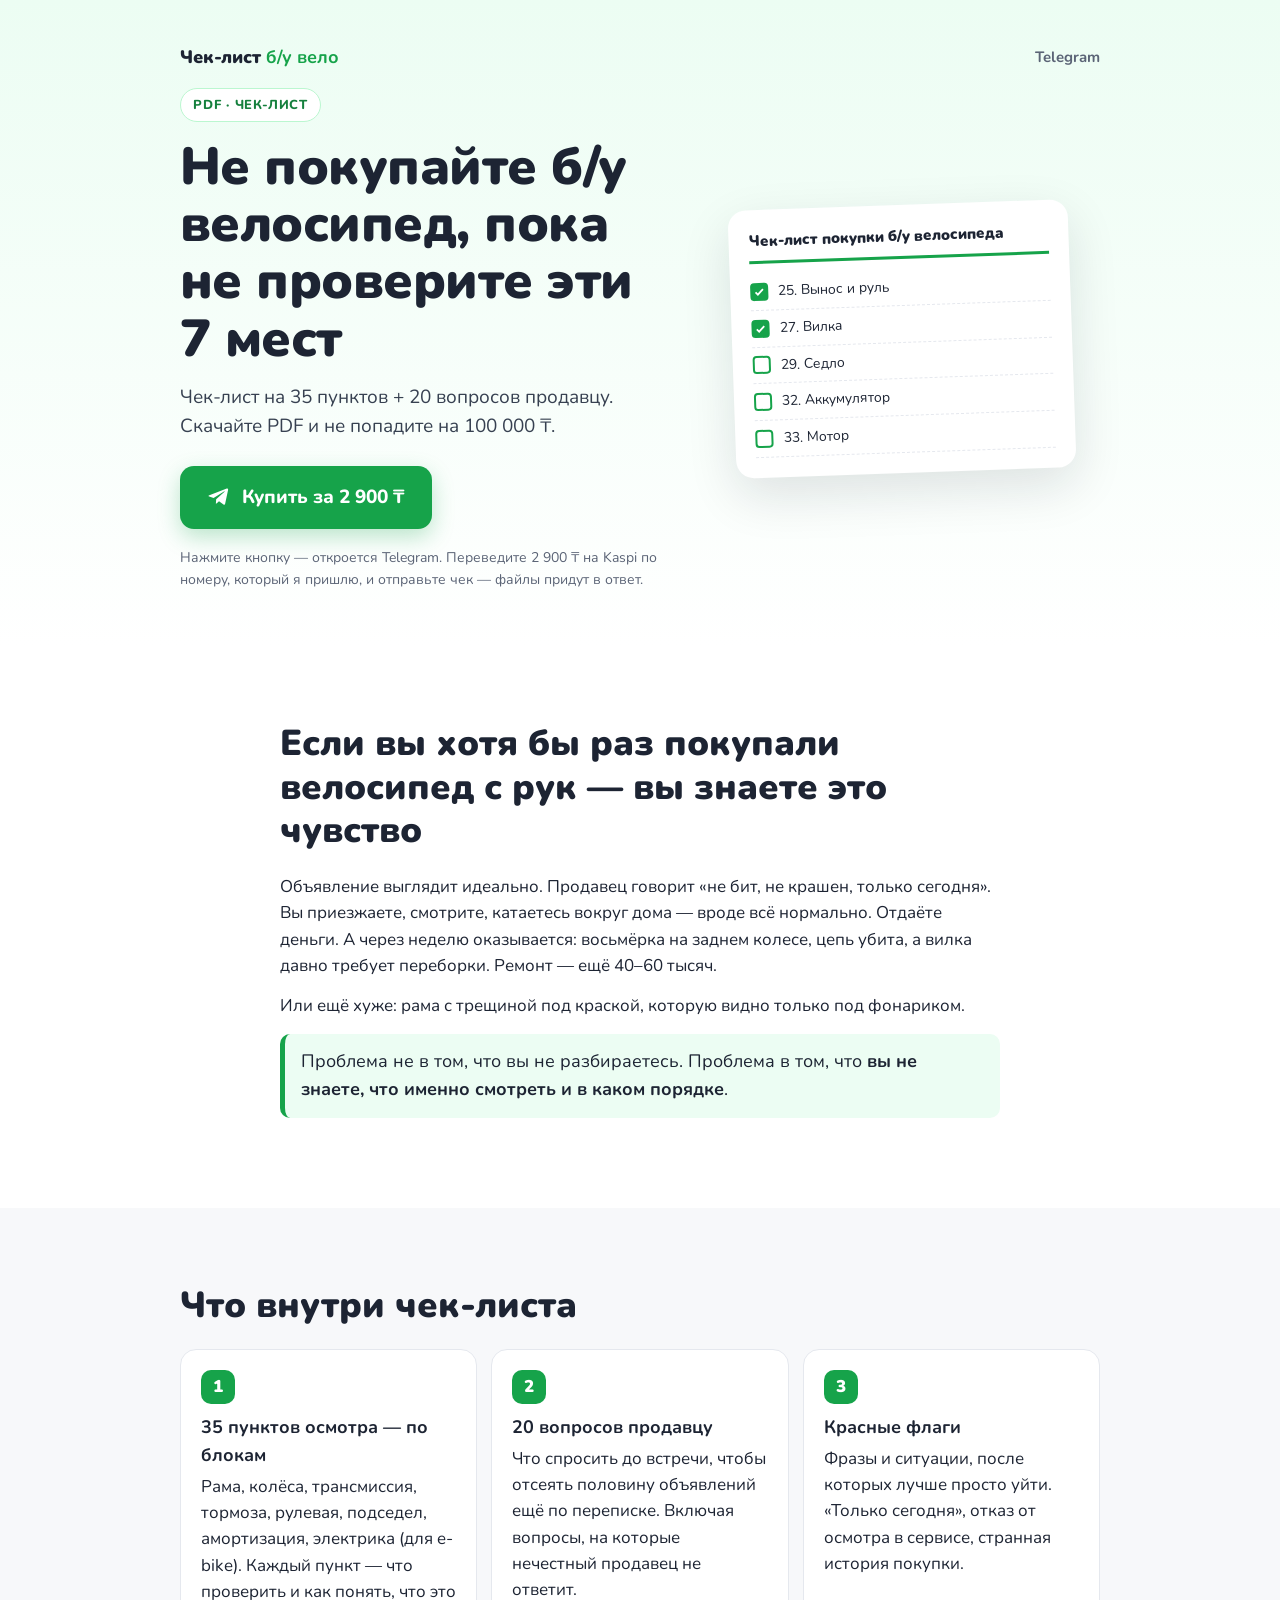
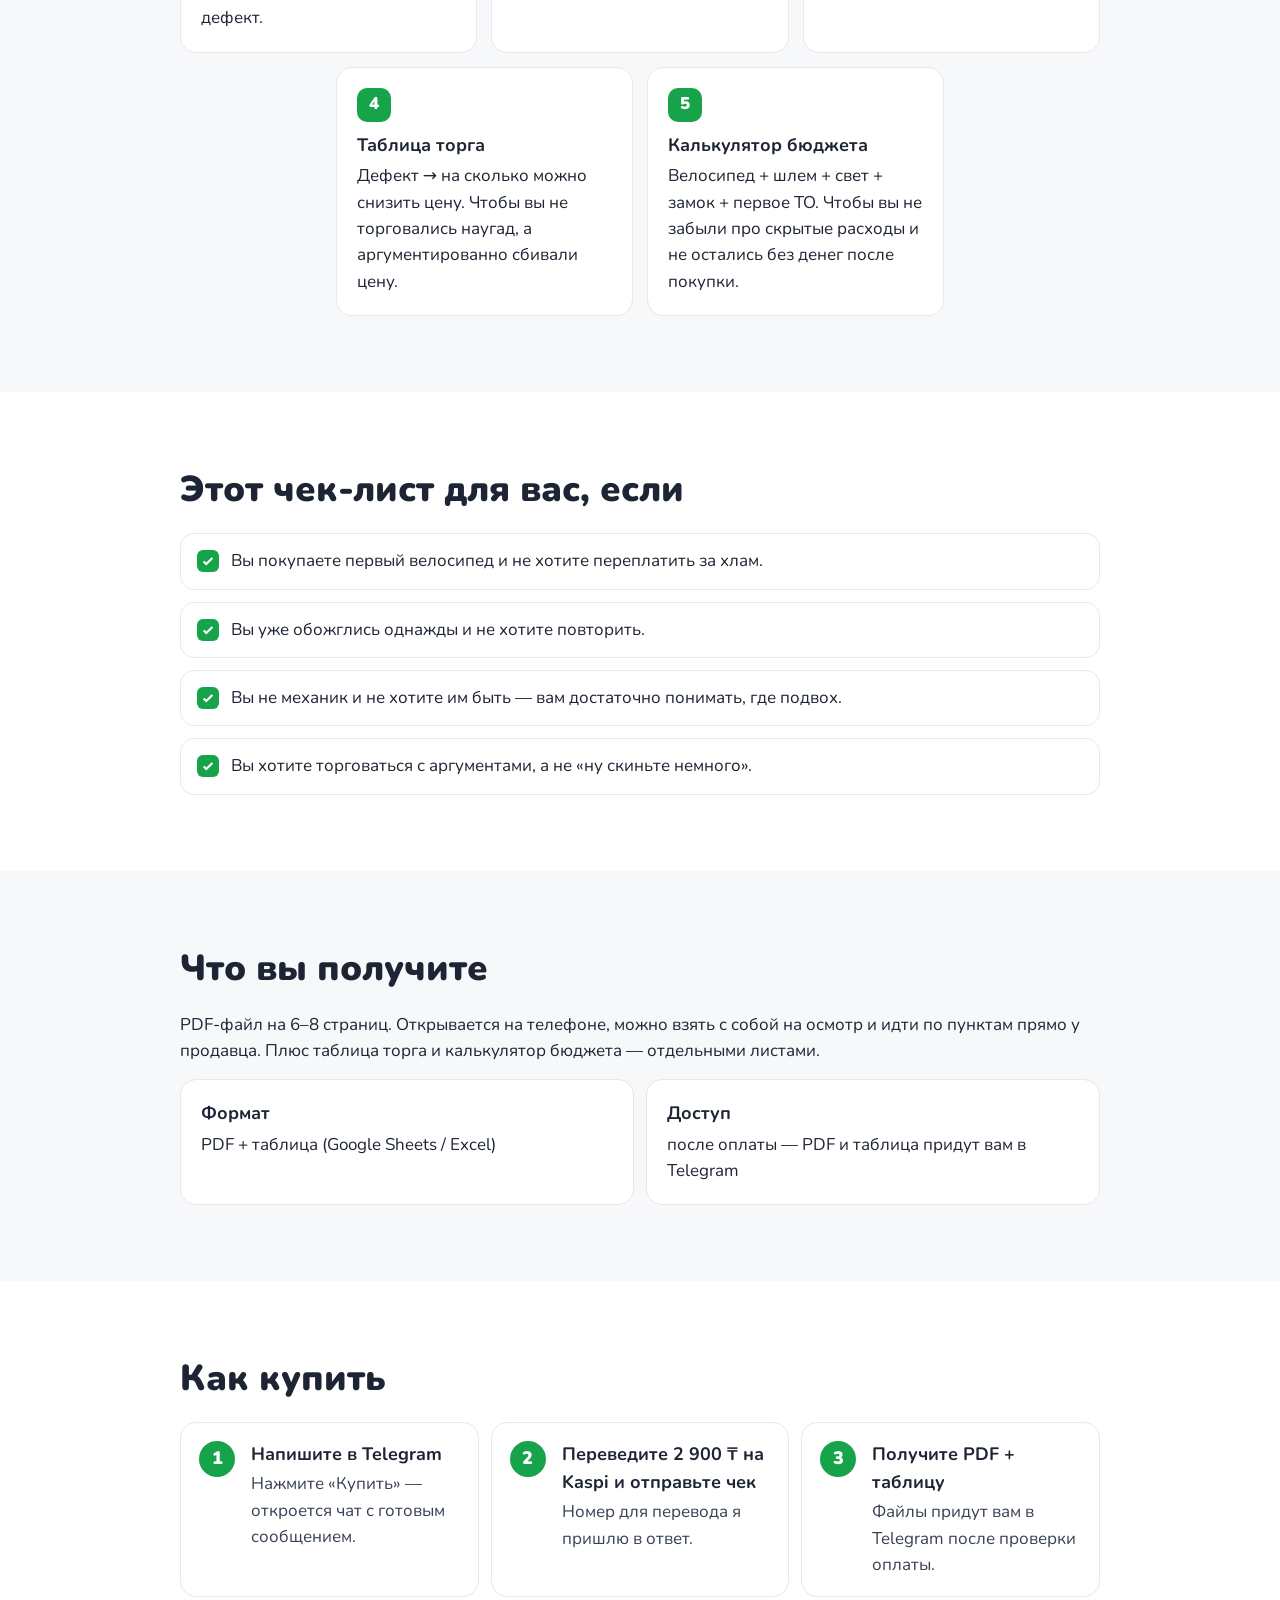
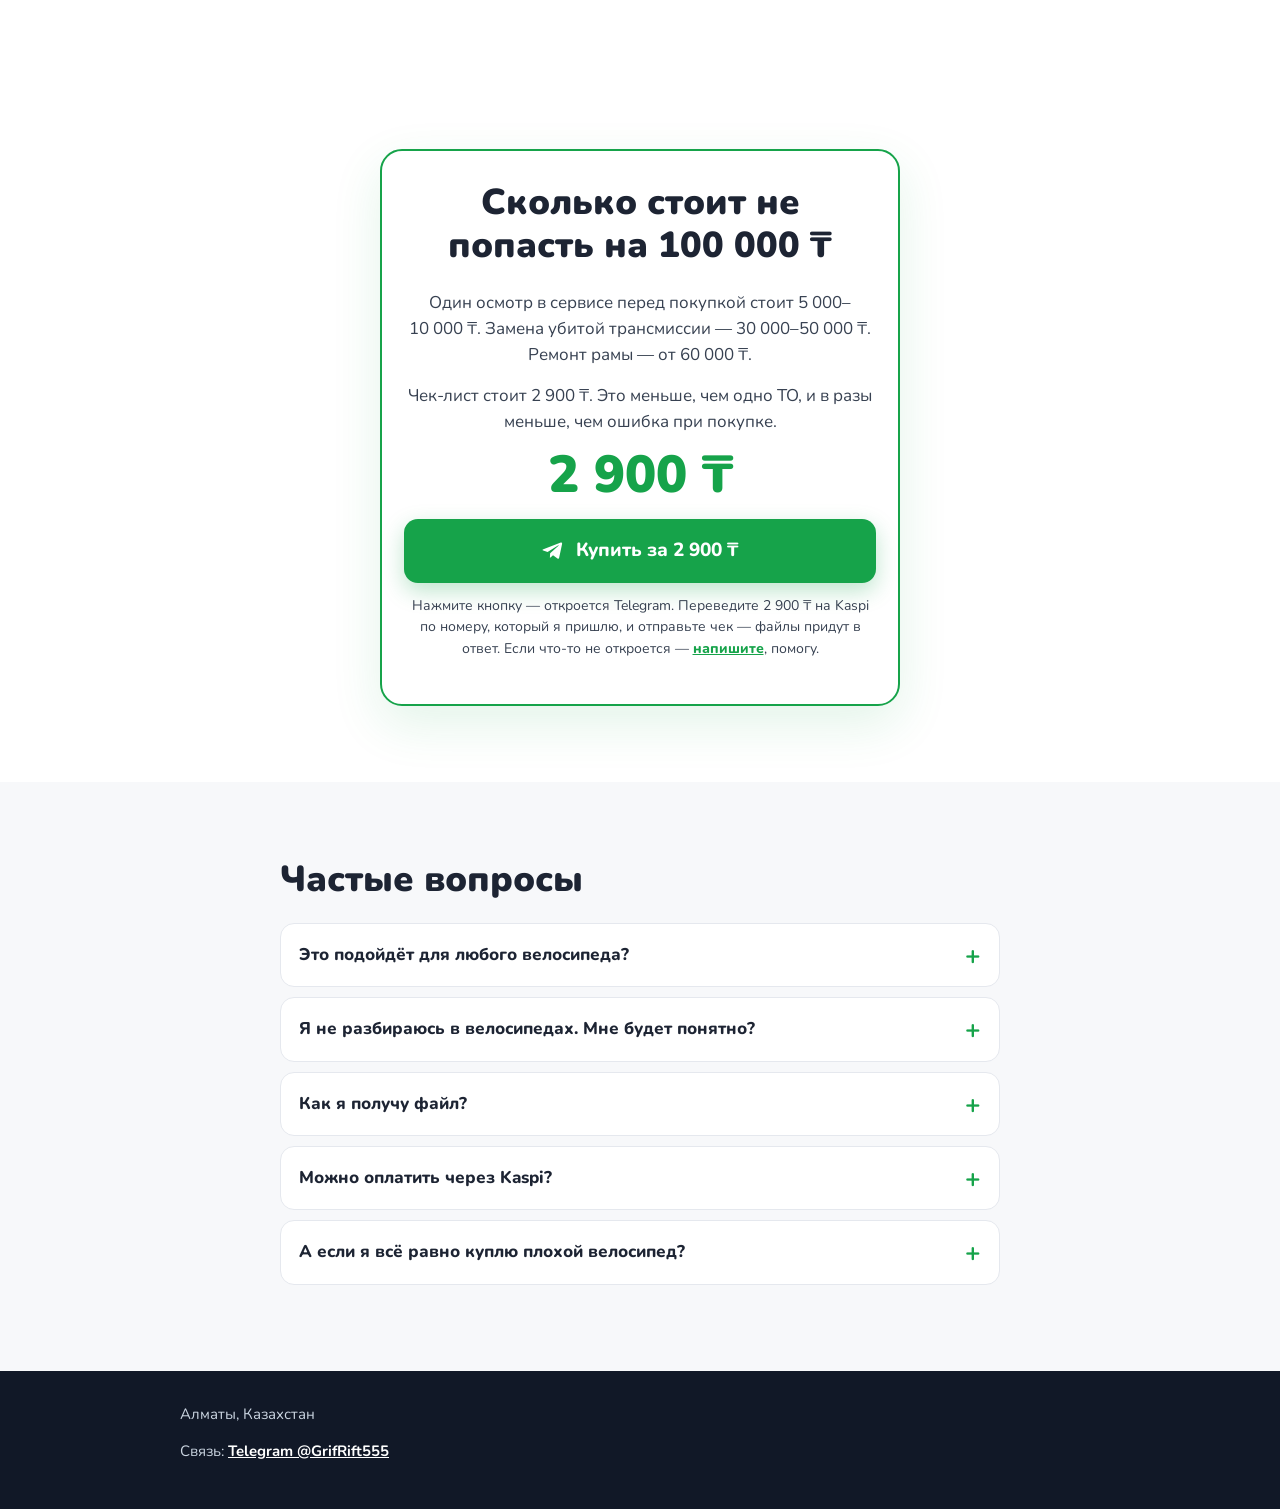
<file: index.html>
<!doctype html>
<html lang="ru">
<head>
<meta charset="utf-8">
<meta name="viewport" content="width=device-width,initial-scale=1">
<title>Чек-лист покупки б/у велосипеда — 35 пунктов + 20 вопросов продавцу</title>
<meta name="description" content="Чек-лист на 35 пунктов + 20 вопросов продавцу. Скачайте PDF и не попадите на 100 000 ₸.">
<meta property="og:type" content="website">
<meta property="og:title" content="Не покупайте б/у велосипед, пока не проверите эти 7 мест">
<meta property="og:description" content="Чек-лист на 35 пунктов + 20 вопросов продавцу. Скачайте PDF и не попадите на 100 000 ₸.">
<meta property="og:url" content="https://avtomaster24bot-lab.github.io/bike-checklist/">
<meta property="og:image" content="https://avtomaster24bot-lab.github.io/bike-checklist/og.png">
<meta property="og:locale" content="ru_RU">
<meta name="twitter:card" content="summary_large_image">
<meta name="theme-color" content="#16a34a">
<link rel="preload" href="fonts/nunito.woff2" as="font" type="font/woff2" crossorigin>
<link rel="stylesheet" href="style.css">
<script src="config.js" defer></script>
</head>
<body>
<div class="hero">
  <div class="wrap">
    <div class="top"><a class="logo" href="./">Чек-лист <b>б/у вело</b></a><a class="tglink" data-tg href="https://t.me/GrifRift555" target="_blank" rel="noopener">Telegram</a></div>
    <div class="grid">
      <div>
        <span class="badge">PDF · чек-лист</span>
        <h1>Не покупайте б/у велосипед, пока не проверите эти 7 мест</h1>
        <p class="sub">Чек-лист на 35 пунктов + 20 вопросов продавцу. Скачайте PDF и не попадите на 100&nbsp;000&nbsp;₸.</p>
        <div class="cta-row">
          <a class="btn" id="buy-hero" data-buy href="https://t.me/GrifRift555?text=%D0%97%D0%B4%D1%80%D0%B0%D0%B2%D1%81%D1%82%D0%B2%D1%83%D0%B9%D1%82%D0%B5%21%20%D0%A5%D0%BE%D1%87%D1%83%20%D0%BA%D1%83%D0%BF%D0%B8%D1%82%D1%8C%20%D1%87%D0%B5%D0%BA-%D0%BB%D0%B8%D1%81%D1%82%20%D0%BF%D0%BE%D0%BA%D1%83%D0%BF%D0%BA%D0%B8%20%D0%B1%2F%D1%83%20%D0%B2%D0%B5%D0%BB%D0%BE%D1%81%D0%B8%D0%BF%D0%B5%D0%B4%D0%B0%20%D0%B7%D0%B0%202%20900%20%E2%82%B8" target="_blank" rel="noopener"><svg class="tgi" viewBox="0 0 24 24" aria-hidden="true"><path fill="currentColor" d="M21.9 4.3 18.7 19.4c-.2 1.1-.9 1.3-1.8.8l-4.9-3.6-2.4 2.3c-.3.3-.5.5-1 .5l.3-5 9.1-8.2c.4-.4-.1-.6-.6-.2L6.1 13 1.3 11.5c-1-.3-1-1 .2-1.5L20.5 2.7c.9-.3 1.6.2 1.4 1.6z"/></svg><span>Купить за <span data-price>2&nbsp;900&nbsp;₸</span></span></a>
          <p class="small">Нажмите кнопку — откроется Telegram. Переведите 2&nbsp;900&nbsp;₸ на Kaspi по номеру, который я пришлю, и отправьте чек — файлы придут в ответ.</p>
        </div>
      </div>
      <div class="mock" aria-hidden="true">
        <div class="mh">Чек-лист покупки б/у велосипеда</div>
        <div class="mi"><i class="on"></i>25. Вынос и руль</div>
        <div class="mi"><i class="on"></i>27. Вилка</div>
        <div class="mi"><i></i>29. Седло</div>
        <div class="mi"><i></i>32. Аккумулятор</div>
        <div class="mi"><i></i>33. Мотор</div>
      </div>
    </div>
  </div>
</div>

<section id="znakomo">
  <div class="wrap narrow">
    <h2>Если вы хотя бы раз покупали велосипед с рук — вы знаете это чувство</h2>
    <p>Объявление выглядит идеально. Продавец говорит «не бит, не крашен, только сегодня». Вы приезжаете, смотрите, катаетесь вокруг дома — вроде всё нормально. Отдаёте деньги. А через неделю оказывается: восьмёрка на заднем колесе, цепь убита, а вилка давно требует переборки. Ремонт — ещё 40–60 тысяч.</p>
    <p>Или ещё хуже: рама с трещиной под краской, которую видно только под фонариком.</p>
    <p class="accent">Проблема не в том, что вы не разбираетесь. Проблема в том, что <b>вы не знаете, что именно смотреть и в каком порядке</b>.</p>
  </div>
</section>

<section id="inside" class="alt">
  <div class="wrap">
    <h2>Что внутри чек-листа</h2>
    <div class="cards c5">
      <div class="card"><span class="ci">1</span><b>35 пунктов осмотра — по блокам</b>Рама, колёса, трансмиссия, тормоза, рулевая, подседел, амортизация, электрика (для e-bike). Каждый пункт — что проверить и как понять, что это дефект.</div>
      <div class="card"><span class="ci">2</span><b>20 вопросов продавцу</b>Что спросить до встречи, чтобы отсеять половину объявлений ещё по переписке. Включая вопросы, на которые нечестный продавец не ответит.</div>
      <div class="card"><span class="ci">3</span><b>Красные флаги</b>Фразы и ситуации, после которых лучше просто уйти. «Только сегодня», отказ от осмотра в сервисе, странная история покупки.</div>
      <div class="card"><span class="ci">4</span><b>Таблица торга</b>Дефект → на сколько можно снизить цену. Чтобы вы не торговались наугад, а аргументированно сбивали цену.</div>
      <div class="card"><span class="ci">5</span><b>Калькулятор бюджета</b>Велосипед + шлем + свет + замок + первое ТО. Чтобы вы не забыли про скрытые расходы и не остались без денег после покупки.</div>
    </div>
  </div>
</section>

<section id="for">
  <div class="wrap">
    <h2>Этот чек-лист для вас, если</h2>
    <ul class="list">
      <li>Вы покупаете первый велосипед и не хотите переплатить за хлам.</li>
      <li>Вы уже обожглись однажды и не хотите повторить.</li>
      <li>Вы не механик и не хотите им быть — вам достаточно понимать, где подвох.</li>
      <li>Вы хотите торговаться с аргументами, а не «ну скиньте немного».</li>
    </ul>
  </div>
</section>

<section id="get" class="alt">
  <div class="wrap">
    <h2>Что вы получите</h2>
    <p>PDF-файл на 6–8 страниц. Открывается на телефоне, можно взять с собой на осмотр и идти по пунктам прямо у продавца. Плюс таблица торга и калькулятор бюджета — отдельными листами.</p>
    <div class="facts">
      <div class="card"><b>Формат</b>PDF + таблица (Google Sheets / Excel)</div>
      <div class="card"><b>Доступ</b>после оплаты — PDF и таблица придут вам в Telegram</div>
    </div>
  </div>
</section>

<section id="how">
  <div class="wrap">
    <h2>Как купить</h2>
    <ol class="steps">
      <li><b>Напишите в Telegram</b>Нажмите «Купить» — откроется чат с готовым сообщением.</li>
      <li><b>Переведите 2&nbsp;900&nbsp;₸ на Kaspi и отправьте чек</b>Номер для перевода я пришлю в ответ.</li>
      <li><b>Получите PDF + таблицу</b>Файлы придут вам в Telegram после проверки оплаты.</li>
    </ol>
  </div>
</section>

<section id="price" class="price">
  <div class="wrap">
    <div class="pbox">
      <h2>Сколько стоит не попасть на 100&nbsp;000&nbsp;₸</h2>
      <p>Один осмотр в сервисе перед покупкой стоит 5&nbsp;000–10&nbsp;000&nbsp;₸. Замена убитой трансмиссии — 30&nbsp;000–50&nbsp;000&nbsp;₸. Ремонт рамы — от 60&nbsp;000&nbsp;₸.</p>
      <p>Чек-лист стоит <span data-price>2&nbsp;900&nbsp;₸</span>. Это меньше, чем одно ТО, и в разы меньше, чем ошибка при покупке.</p>
      <div class="pbig" data-price>2&nbsp;900&nbsp;₸</div>
      <a class="btn block" data-buy href="https://t.me/GrifRift555?text=%D0%97%D0%B4%D1%80%D0%B0%D0%B2%D1%81%D1%82%D0%B2%D1%83%D0%B9%D1%82%D0%B5%21%20%D0%A5%D0%BE%D1%87%D1%83%20%D0%BA%D1%83%D0%BF%D0%B8%D1%82%D1%8C%20%D1%87%D0%B5%D0%BA-%D0%BB%D0%B8%D1%81%D1%82%20%D0%BF%D0%BE%D0%BA%D1%83%D0%BF%D0%BA%D0%B8%20%D0%B1%2F%D1%83%20%D0%B2%D0%B5%D0%BB%D0%BE%D1%81%D0%B8%D0%BF%D0%B5%D0%B4%D0%B0%20%D0%B7%D0%B0%202%20900%20%E2%82%B8" target="_blank" rel="noopener"><svg class="tgi" viewBox="0 0 24 24" aria-hidden="true"><path fill="currentColor" d="M21.9 4.3 18.7 19.4c-.2 1.1-.9 1.3-1.8.8l-4.9-3.6-2.4 2.3c-.3.3-.5.5-1 .5l.3-5 9.1-8.2c.4-.4-.1-.6-.6-.2L6.1 13 1.3 11.5c-1-.3-1-1 .2-1.5L20.5 2.7c.9-.3 1.6.2 1.4 1.6z"/></svg><span>Купить за <span data-price>2&nbsp;900&nbsp;₸</span></span></a>
      <p class="small">Нажмите кнопку — откроется Telegram. Переведите 2&nbsp;900&nbsp;₸ на Kaspi по номеру, который я пришлю, и отправьте чек — файлы придут в ответ. Если что-то не откроется — <a data-tg href="https://t.me/GrifRift555" target="_blank" rel="noopener">напишите</a>, помогу.</p>
    </div>
  </div>
</section>

<section id="faq" class="alt">
  <div class="wrap narrow">
    <h2>Частые вопросы</h2>
    <details><summary>Это подойдёт для любого велосипеда?</summary><div class="a">Да, чек-лист покрывает горные, городские, шоссейные и гибридные велосипеды. Для e-bike есть отдельный блок по электрике.</div></details>
    <details><summary>Я не разбираюсь в велосипедах. Мне будет понятно?</summary><div class="a">Да. Каждый пункт написан простым языком: что посмотреть и на что обратить внимание. Не нужно быть механиком.</div></details>
    <details><summary>Как я получу файл?</summary><div class="a">После оплаты я пришлю вам PDF и таблицу в Telegram.</div></details>
    <details><summary>Можно оплатить через Kaspi?</summary><div class="a">Да, переводом на Kaspi. Номер для перевода пришлю в Telegram.</div></details>
    <details><summary>А если я всё равно куплю плохой велосипед?</summary><div class="a">Чек-лист снижает риск, но не даёт гарантии. Он помогает увидеть то, что вы бы пропустили. Финальное решение всегда за вами.</div></details>
  </div>
</section>

<footer>
  <div class="wrap">
    <p>Алматы, Казахстан</p>
    <p>Связь: <a data-tg href="https://t.me/GrifRift555" target="_blank" rel="noopener">Telegram @GrifRift555</a></p>
  </div>
</footer>

<div class="sticky" id="sticky"><a class="btn" data-buy href="https://t.me/GrifRift555?text=%D0%97%D0%B4%D1%80%D0%B0%D0%B2%D1%81%D1%82%D0%B2%D1%83%D0%B9%D1%82%D0%B5%21%20%D0%A5%D0%BE%D1%87%D1%83%20%D0%BA%D1%83%D0%BF%D0%B8%D1%82%D1%8C%20%D1%87%D0%B5%D0%BA-%D0%BB%D0%B8%D1%81%D1%82%20%D0%BF%D0%BE%D0%BA%D1%83%D0%BF%D0%BA%D0%B8%20%D0%B1%2F%D1%83%20%D0%B2%D0%B5%D0%BB%D0%BE%D1%81%D0%B8%D0%BF%D0%B5%D0%B4%D0%B0%20%D0%B7%D0%B0%202%20900%20%E2%82%B8" target="_blank" rel="noopener"><svg class="tgi" viewBox="0 0 24 24" aria-hidden="true"><path fill="currentColor" d="M21.9 4.3 18.7 19.4c-.2 1.1-.9 1.3-1.8.8l-4.9-3.6-2.4 2.3c-.3.3-.5.5-1 .5l.3-5 9.1-8.2c.4-.4-.1-.6-.6-.2L6.1 13 1.3 11.5c-1-.3-1-1 .2-1.5L20.5 2.7c.9-.3 1.6.2 1.4 1.6z"/></svg><span>Купить за <span data-price>2&nbsp;900&nbsp;₸</span></span></a></div>
<script>
(function(){var s=document.getElementById('sticky'),h=document.getElementById('buy-hero'),p=document.getElementById('price');
if(!('IntersectionObserver' in window))return;var vis={};
var io=new IntersectionObserver(function(es){es.forEach(function(e){vis[e.target.id]=e.isIntersecting});s.classList.toggle('show',!vis['buy-hero']&&!vis['price'])});
io.observe(h);io.observe(p);})();
</script>
</body>
</html>
</file>
<file: style.css>
@font-face{font-family:Nunito;src:url(fonts/nunito.woff2) format("woff2");font-weight:200 1000;font-display:swap}
:root{--g:#16a34a;--gd:#15803d;--gl:#ecfdf3;--ink:#1d2433;--mut:#5b6476;--line:#e5e8ee;--red:#dc2626}
*{box-sizing:border-box}
html{scroll-behavior:smooth}
body{margin:0;font-family:Nunito,system-ui,-apple-system,"Segoe UI",Roboto,sans-serif;color:var(--ink);font-size:17px;line-height:1.55;background:#fff}
.wrap{max-width:960px;margin:0 auto;padding:0 20px}
section{padding:56px 0}
h1{font-size:clamp(30px,7.5vw,52px);line-height:1.1;margin:0 0 16px;font-weight:900;letter-spacing:-.01em}
h2{font-size:clamp(25px,5.5vw,36px);line-height:1.2;margin:0 0 22px;font-weight:900}
p{margin:0 0 14px}
.btn{display:inline-flex;align-items:center;justify-content:center;gap:8px;background:var(--g);color:#fff;text-decoration:none;font-weight:800;font-size:19px;padding:17px 28px;border-radius:14px;box-shadow:0 8px 22px rgba(22,163,74,.28);transition:transform .15s,background .15s;min-height:56px;text-align:center}
.btn:hover{background:var(--gd);transform:translateY(-1px)}
.btn.ghost{background:#fff;color:var(--g);border:2px solid var(--g);box-shadow:none}
.btn.tg{background:#229ed9;box-shadow:0 8px 22px rgba(34,158,217,.28)}
.btn.block{width:100%}
.small{font-size:14px;color:var(--mut);margin-top:12px}
.top{display:flex;justify-content:space-between;align-items:center;padding:16px 0}
.logo{font-weight:900;font-size:18px;color:var(--ink);text-decoration:none}
.logo b{color:var(--g)}
.top a.tglink{color:var(--mut);font-weight:700;text-decoration:none;font-size:15px}
.hero{background:linear-gradient(180deg,var(--gl),#fff);padding:28px 0 56px}
.hero .grid{display:grid;gap:28px;align-items:center}
.badge{display:inline-block;background:#fff;color:var(--gd);font-weight:800;font-size:13px;padding:6px 12px;border-radius:999px;border:1px solid #bbf7d0;margin-bottom:16px;text-transform:uppercase;letter-spacing:.06em}
.sub{font-size:19px;color:#374151;margin-bottom:24px}
.cta-row{display:flex;flex-direction:column;gap:6px}
.mock{background:#fff;border-radius:18px;box-shadow:0 18px 50px rgba(17,24,39,.12);padding:20px;transform:rotate(-2deg);max-width:340px;margin:0 auto;width:100%}
.mock .mh{font-weight:900;font-size:15px;border-bottom:3px solid var(--g);padding-bottom:8px;margin-bottom:10px}
.mock .mi{display:flex;gap:10px;align-items:center;font-size:14px;padding:7px 0;border-bottom:1px dashed var(--line)}
.mock .mi i{flex:0 0 18px;height:18px;border:2px solid var(--g);border-radius:4px}
.mock .mi i.on{background:var(--g) url("data:image/svg+xml,%3Csvg xmlns='http://www.w3.org/2000/svg' viewBox='0 0 16 16'%3E%3Cpath d='M3 8.5l3 3 7-7' fill='none' stroke='white' stroke-width='2.4'/%3E%3C/svg%3E") center/12px no-repeat}
.alt{background:#f7f8fa}
.cards{display:grid;gap:14px}
.card{background:#fff;border:1px solid var(--line);border-radius:16px;padding:20px}
.card b{display:block;font-size:18px;margin-bottom:4px}
.list{list-style:none;padding:0;margin:0;display:grid;gap:12px}
.list li{position:relative;padding:14px 16px 14px 50px;background:#fff;border:1px solid var(--line);border-radius:14px}
.list li::before{content:"";position:absolute;left:16px;top:16px;width:22px;height:22px;border-radius:6px;background:var(--g) url("data:image/svg+xml,%3Csvg xmlns='http://www.w3.org/2000/svg' viewBox='0 0 16 16'%3E%3Cpath d='M3 8.5l3 3 7-7' fill='none' stroke='white' stroke-width='2.4'/%3E%3C/svg%3E") center/14px no-repeat}
.price{text-align:center}
.pbox{max-width:520px;margin:0 auto;background:#fff;border:2px solid var(--g);border-radius:22px;padding:30px 22px;box-shadow:0 18px 50px rgba(22,163,74,.12)}
.pbig{font-size:52px;font-weight:900;color:var(--g);line-height:1;margin:6px 0 18px}
details{background:#fff;border:1px solid var(--line);border-radius:14px;margin-bottom:10px}
summary{cursor:pointer;list-style:none;padding:18px 48px 18px 18px;font-weight:800;position:relative}
summary::-webkit-details-marker{display:none}
summary::after{content:"+";position:absolute;right:18px;top:12px;font-size:26px;color:var(--g);font-weight:700;transition:transform .2s}
details[open] summary::after{transform:rotate(45deg)}
details .a{padding:0 18px 16px;color:#374151}
footer{background:#111827;color:#cbd5e1;padding:32px 0;font-size:15px}
footer a{color:#fff;font-weight:700}
.sticky{position:fixed;left:0;right:0;bottom:0;padding:10px 14px calc(10px + env(safe-area-inset-bottom));background:rgba(255,255,255,.96);border-top:1px solid var(--line);z-index:10;transform:translateY(110%);transition:transform .25s}
.sticky.show{transform:none}
.sticky .btn{width:100%;min-height:52px;font-size:18px;padding:12px}
/* success */
.ok{min-height:100vh;display:flex;align-items:center;background:linear-gradient(180deg,var(--gl),#fff);padding:30px 0}
.okbox{max-width:520px;margin:0 auto;text-align:center}
.tick{width:84px;height:84px;border-radius:50%;background:var(--g) url("data:image/svg+xml,%3Csvg xmlns='http://www.w3.org/2000/svg' viewBox='0 0 16 16'%3E%3Cpath d='M3 8.5l3 3 7-7' fill='none' stroke='white' stroke-width='2'/%3E%3C/svg%3E") center/46px no-repeat;margin:0 auto 20px;box-shadow:0 12px 30px rgba(22,163,74,.35)}
.stack{display:grid;gap:12px;margin:22px 0}
.tgbox{background:#fff;border:1px solid var(--line);border-radius:18px;padding:20px;margin:8px 0 22px}
.back{color:var(--mut);font-weight:700;text-decoration:none}
@media (min-width:800px){
  .hero .grid{grid-template-columns:1.25fr 1fr}
  .cards{grid-template-columns:repeat(3,1fr)}
  .cta-row{flex-direction:row;align-items:center;gap:18px;flex-wrap:wrap}
  .cta-row .small{margin:0}
  section{padding:76px 0}
  .sticky{display:none}
}
@media (prefers-reduced-motion:reduce){*{transition:none!important;scroll-behavior:auto!important}}
.narrow{max-width:760px}
.accent{background:var(--gl);border-left:5px solid var(--g);padding:14px 16px;border-radius:10px;font-size:18px}
.card{position:relative}
.ci{display:inline-flex;width:34px;height:34px;border-radius:10px;background:var(--g);color:#fff;font-weight:900;align-items:center;justify-content:center;margin-bottom:10px}
.facts{display:grid;gap:12px;margin-top:8px}
.price .pbox p{color:#374151}
.small a{color:var(--g);font-weight:800}
@media (min-width:800px){.cards.c5{grid-template-columns:repeat(6,1fr)}.cards.c5 .card{grid-column:span 2}.cards.c5 .card:nth-child(4){grid-column:2/span 2}.cards.c5 .card:nth-child(5){grid-column:4/span 2}.facts{grid-template-columns:1fr 1fr}}
.tgi{width:22px;height:22px;flex:0 0 22px;margin-right:2px}
.btn{gap:10px}
.steps{list-style:none;counter-reset:s;padding:0;margin:0;display:grid;gap:12px}
.steps li{counter-increment:s;position:relative;background:#fff;border:1px solid var(--line);border-radius:16px;padding:18px 18px 18px 70px;color:#374151}
.steps li::before{content:counter(s);position:absolute;left:18px;top:18px;width:36px;height:36px;border-radius:50%;background:var(--g);color:#fff;font-weight:900;display:flex;align-items:center;justify-content:center;font-size:18px}
.steps li b{display:block;color:var(--ink);font-size:18px;margin-bottom:2px}
@media (min-width:800px){.steps{grid-template-columns:repeat(3,1fr)}}
</file>
